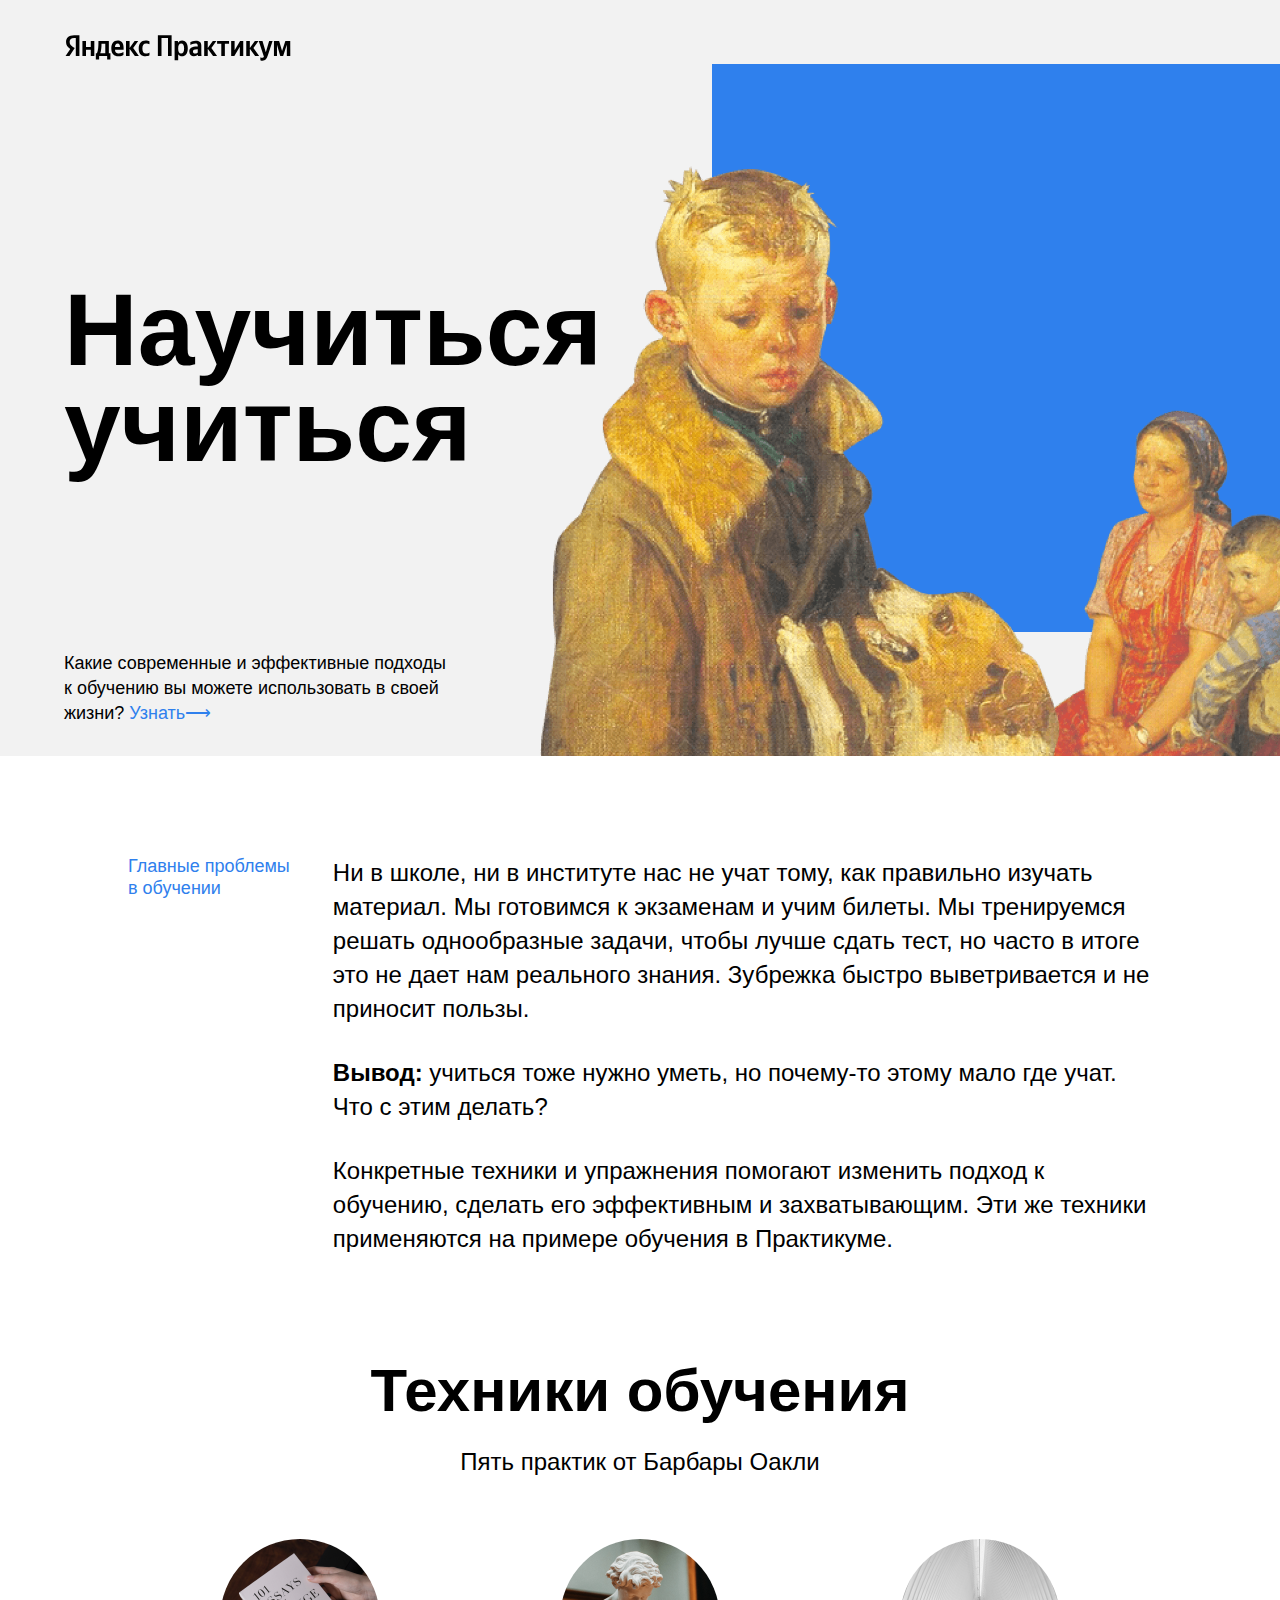
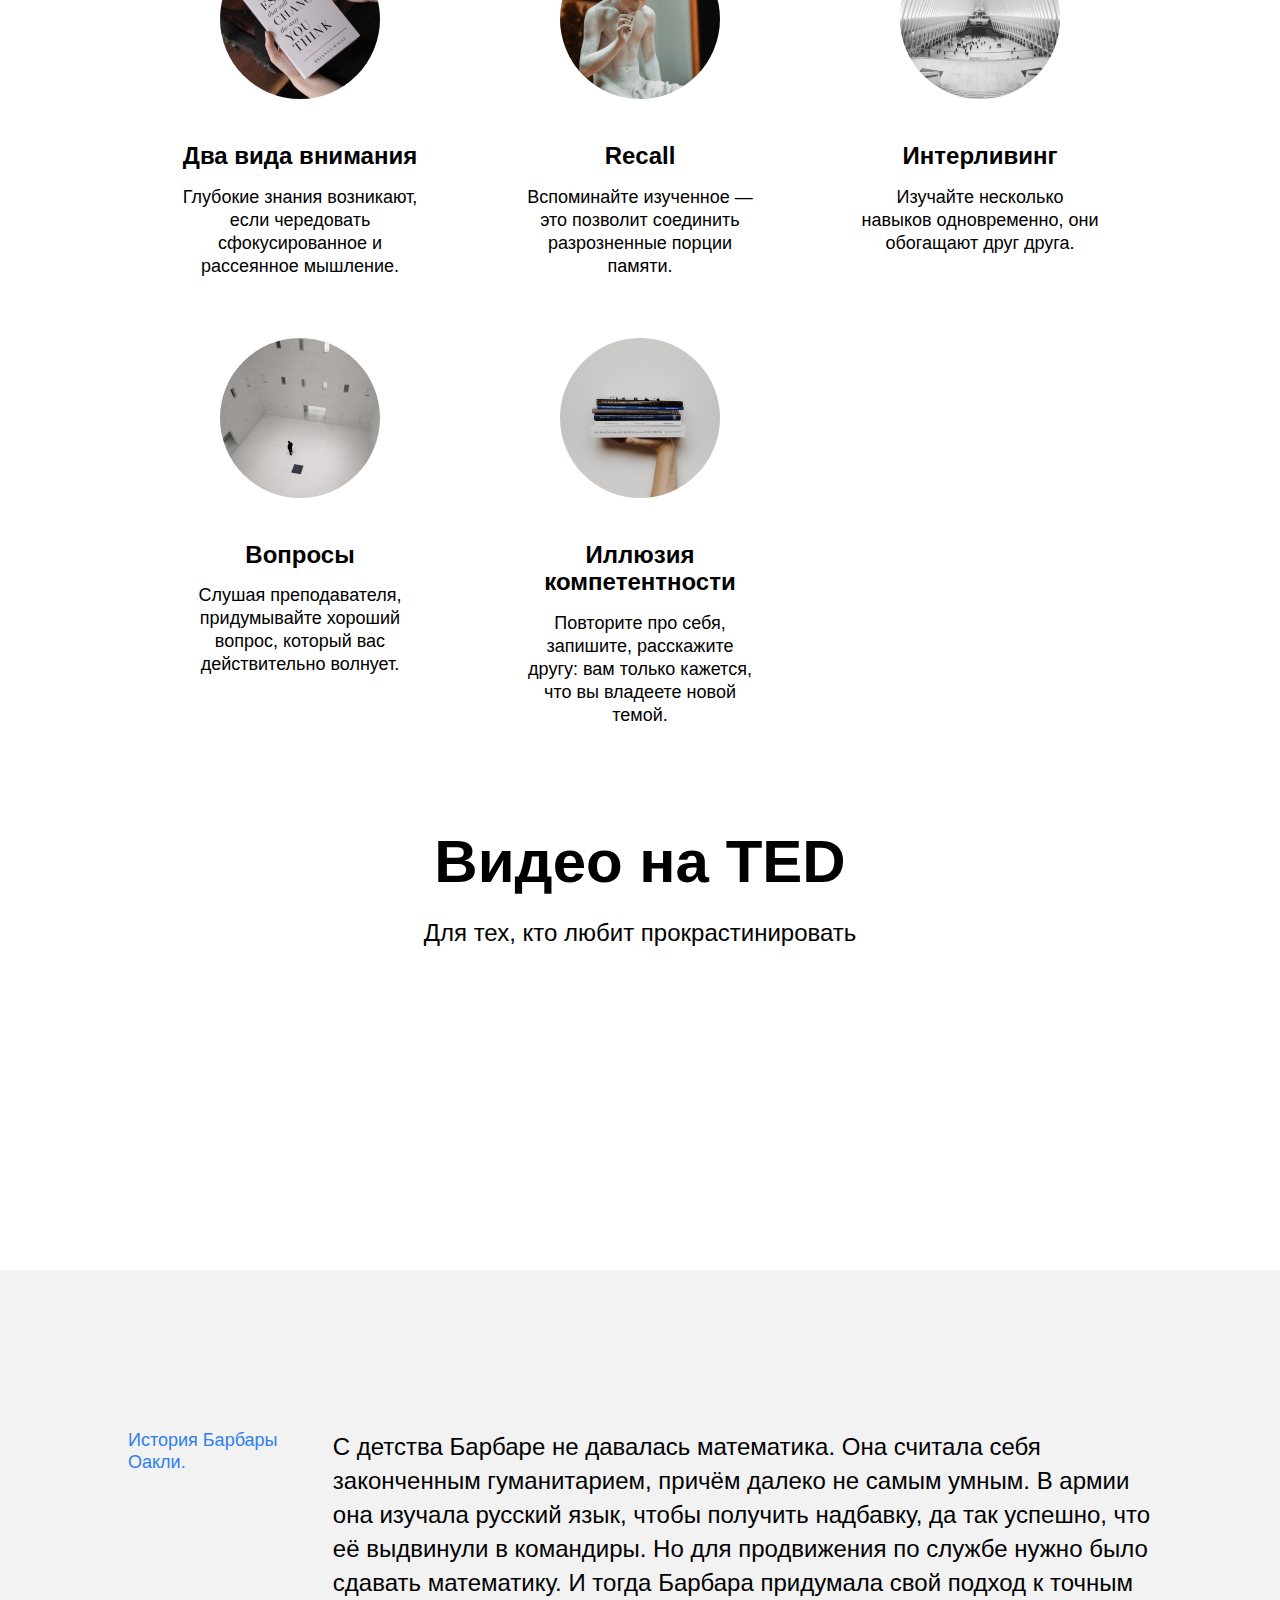
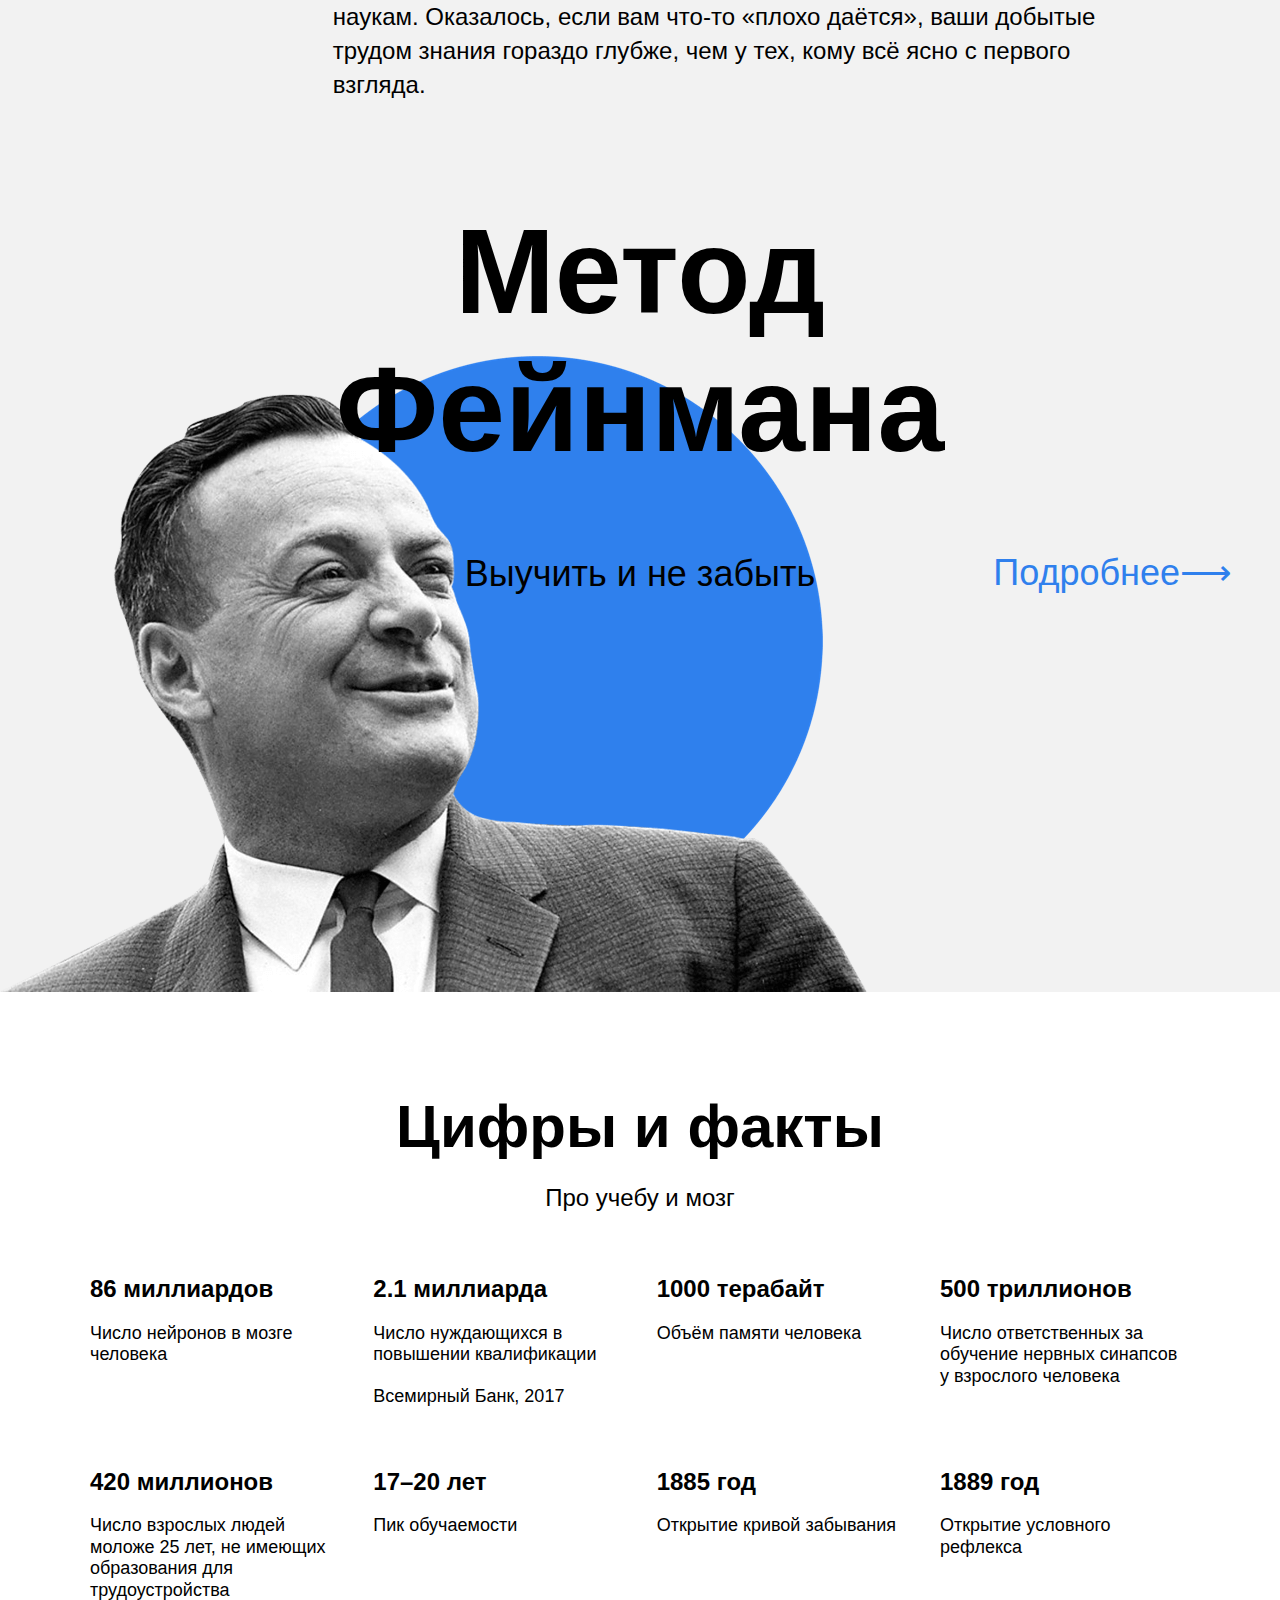
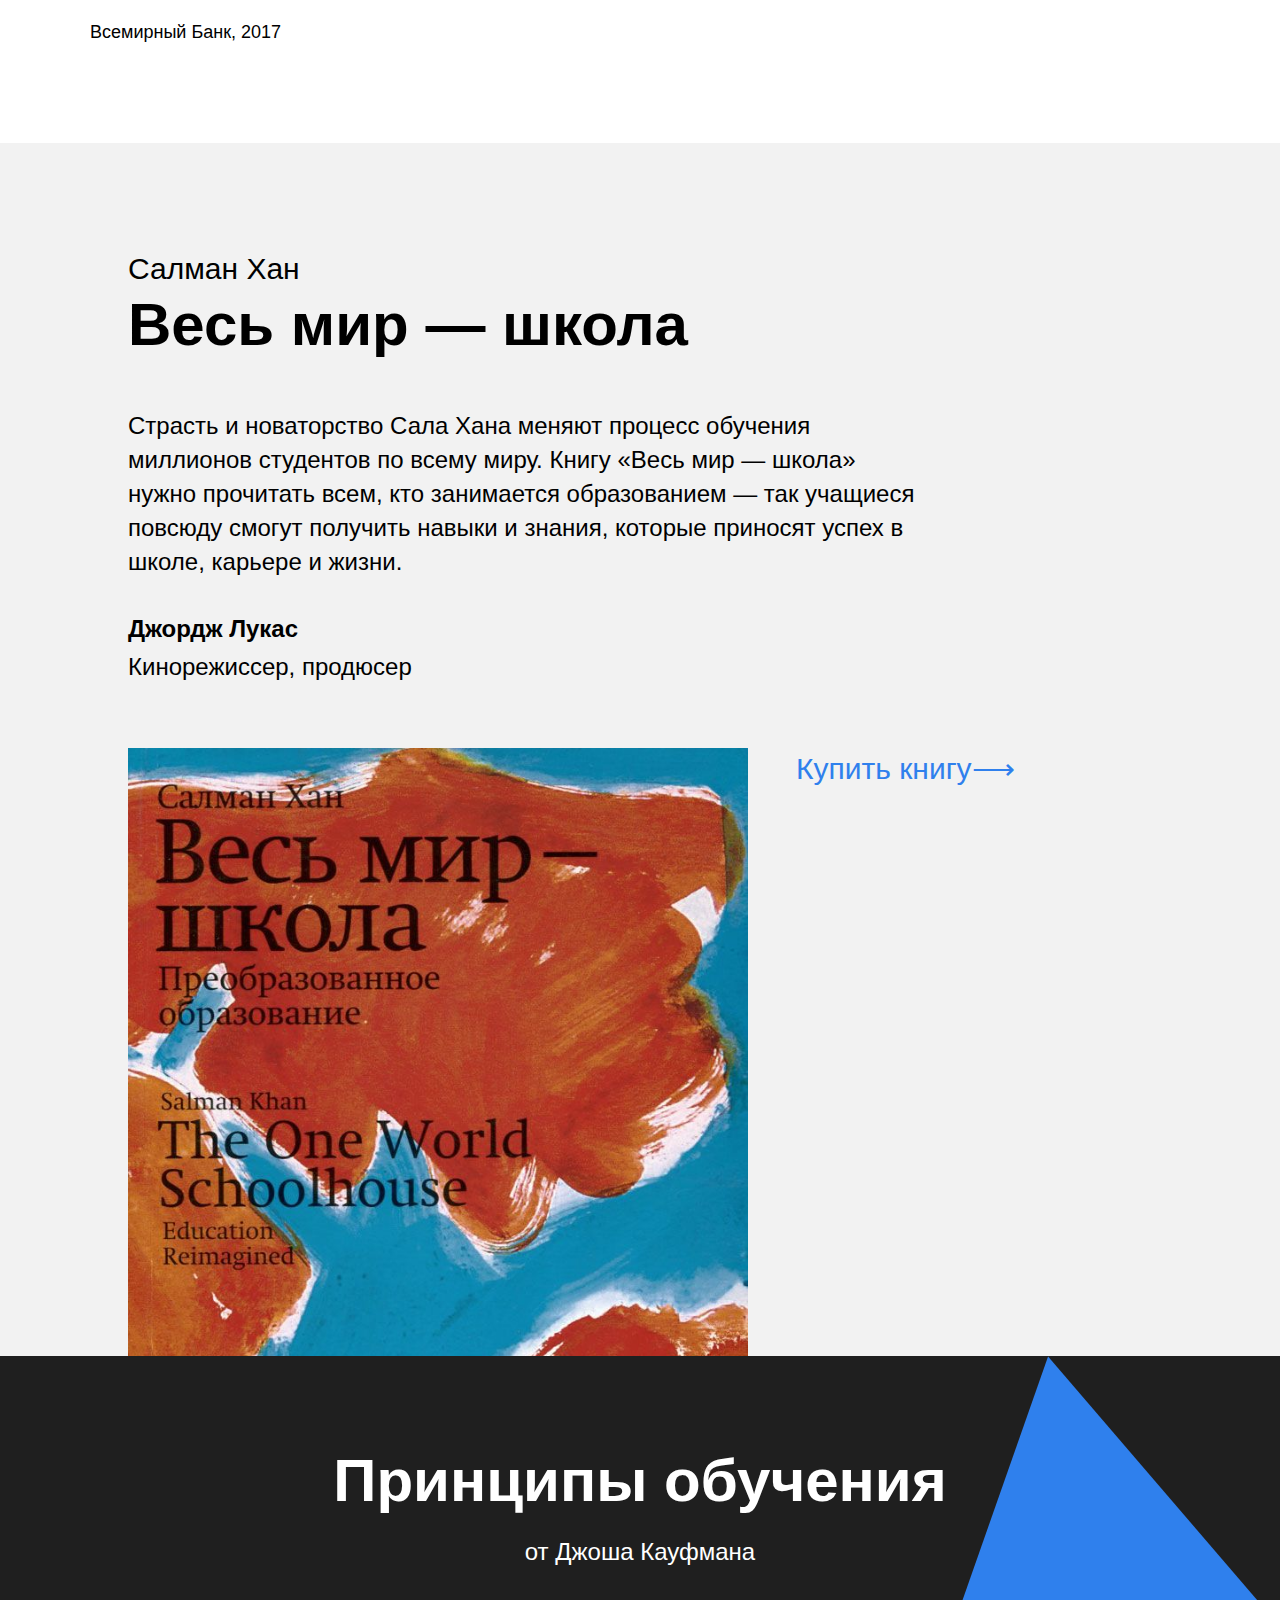
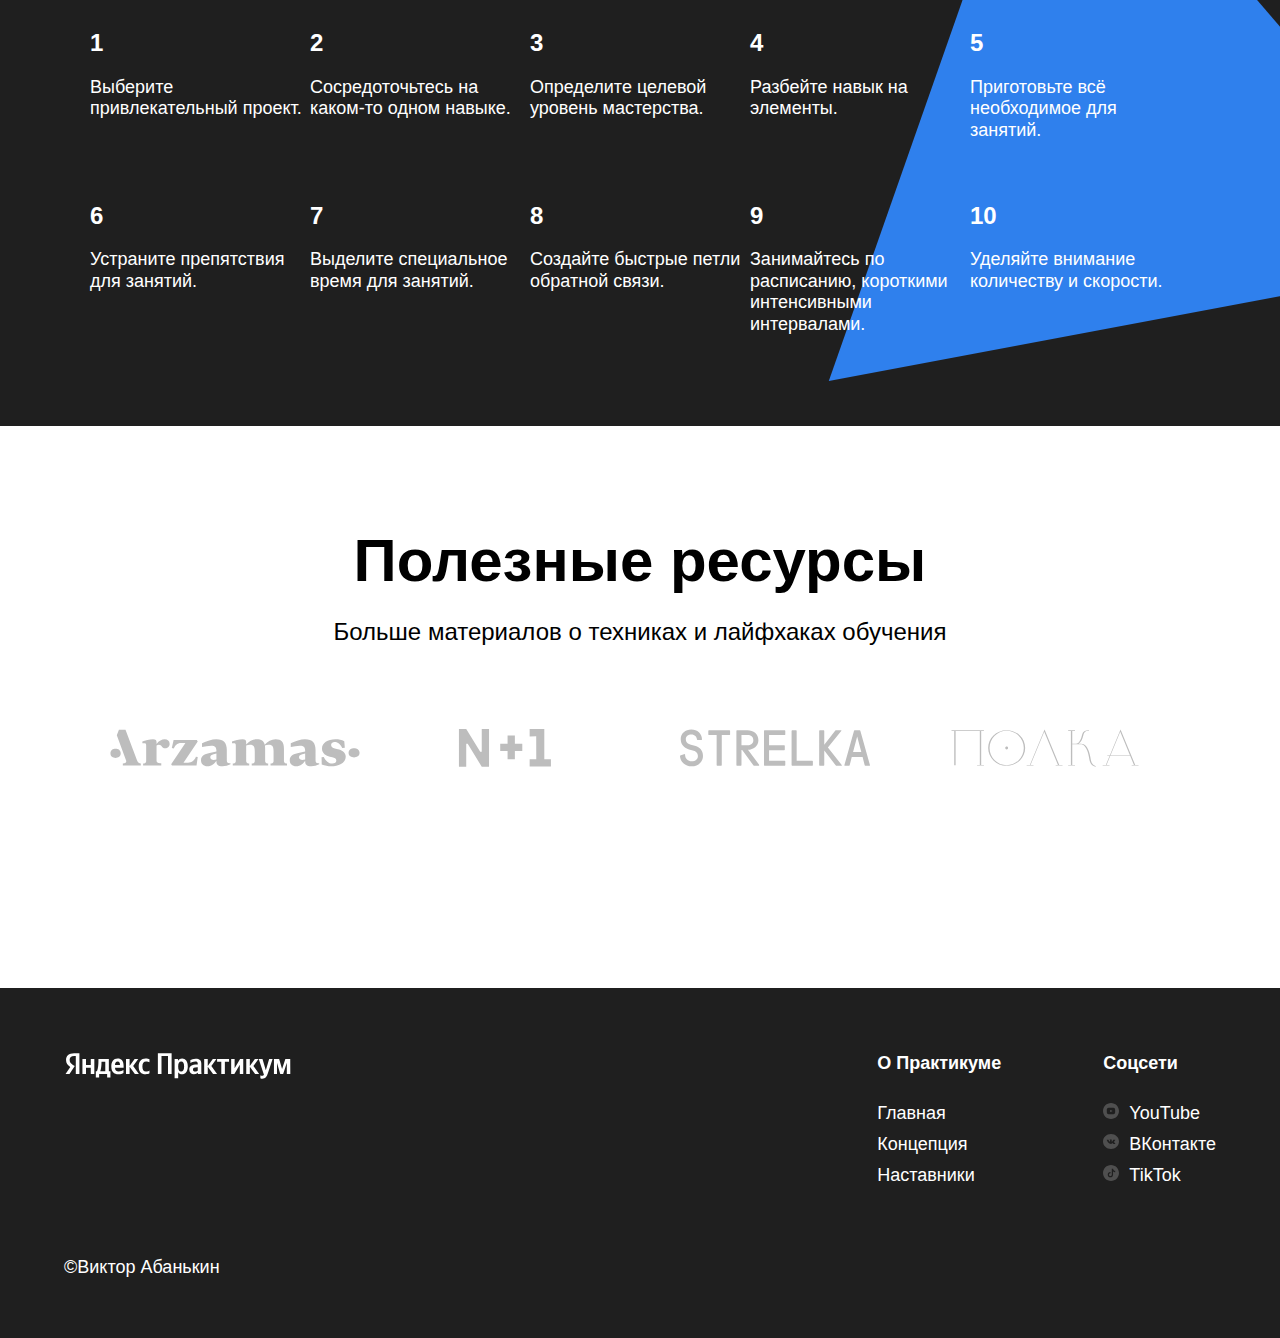
<file: index.html>
<!DOCTYPE html>
<html lang="ru">

<head>
  <meta charset="UTF-8">
  <link rel="stylesheet" href="pages/index.css">
  <meta name="viewport" content="width=device-width, initial-scale=1.0">
  <title>Научиться учиться</title>
</head>

<body>
  <div class="page"><!--вся страница -->
    <header class="header"><!--header -->
      <div class="logo  logo_place_header">
      </div>
      <h1 class="header__title">Научиться учиться
      </h1>
      <p class="header__subtitle">
        Какие современные и эффективные подходы к обучению вы можете использовать в своей жизни?
        <a class="header__link" href="#">Узнать⟶</a>
      </p>
      <img class="header__main-illustration" src="images/header-image.png" alt="Иллюстрация">
      <div class="header__square-pic rotation"></div>
    </header>
    <main class="content">
      <section class="description"> <!--description-->
        <div class="two-columns">
          <h2 class="two-columns__brief">Главные проблемы в обучении</h2>
          <div class="two-columns__main-text">
            <p class="two-columns__paragraph">Ни в школе, ни в институте нас не учат тому, как правильно изучать
              материал. Мы готовимся к экзаменам и учим билеты. Мы тренируемся решать однообразные задачи, чтобы лучше
              сдать тест, но часто в итоге это не дает нам реального знания. Зубрежка быстро выветривается и не приносит
              пользы.
            </p>
            <p class="two-columns__paragraph">
              <span class="two-columns__span-accent">Вывод:</span> учиться тоже нужно уметь, но почему-то этому мало где
              учат. Что с этим делать?
            </p>
            <p class="two-columns__paragraph">Конкретные техники и упражнения помогают изменить подход к обучению,
              сделать его эффективным и захватывающим. Эти же техники применяются на примере обучения в Практикуме.
            </p>
          </div>
        </div>
      </section>
      <!--techniques-->
      <section class="techniques">
        <h2 class="section-title">Техники обучения</h2>
        <h3 class="section-subtitle">Пять практик от Барбары Оакли</h3>
        <div class="cards">
          <div class="cards__item">
            <img class="cards__image" src="images/cards-attention.png" alt="картинка книга">
            <h4 class="cards__title">Два вида внимания</h4>
            <p class="cards__description">Глубокие знания возникают, если чередовать сфокусированное и рассеянное
              мышление.</p>
          </div>
          <div class="cards__item">
            <img class="cards__image" src="images/cards-recall.png" alt="картинка скульптура">
            <h4 class="cards__title">Recall</h4>
            <p class="cards__description">Вспоминайте изученное — это позволит соединить разрозненные порции памяти.</p>
          </div>
          <div class="cards__item">
            <img class="cards__image" src="images/cards-interliving.png" alt="картинка мост">
            <h4 class="cards__title">Интерливинг</h4>
            <p class="cards__description">Изучайте несколько навыков одновременно, они обогащают друг друга.</p>
          </div>
          <div class="cards__item">
            <img class="cards__image" src="images/cards-question.png" alt="картинка зал">
            <h4 class="cards__title">Вопросы</h4>
            <p class="cards__description">Слушая преподавателя, придумывайте хороший вопрос, который вас действительно
              волнует.</p>
          </div>
          <div class="cards__item">
            <img class="cards__image" src="images/cards-competence.png" alt="картинка книги">
            <h4 class="cards__title">Иллюзия компетентности</h4>
            <p class="cards__description">Повторите про себя, запишите, расскажите другу: вам только кажется, что вы
              владеете новой темой.</p>
          </div>
        </div>
      </section>
      <section class="video"><!--video-->
        <h2 class="section-title">Видео на TED</h2>
        <h3 class="section-subtitle">Для тех, кто любит прокрастинировать</h3>
        <div class="video__iframes">
          <iframe class="video__iframe" src="https://www.youtube.com/embed/arj7oStGLkU"
            title="YouTube video player"
            allow="accelerometer; autoplay; clipboard-write; encrypted-media; gyroscope; picture-in-picture; web-share"
            allowfullscreen></iframe>
          <iframe class="video__iframe" src="https://www.youtube.com/embed/5MgBikgcWnY"
            title="YouTube video player"
            allow="accelerometer; autoplay; clipboard-write; encrypted-media; gyroscope; picture-in-picture; web-share"
            allowfullscreen></iframe>
        </div>
      </section>
      <section class="oakley"> <!--oakley-->
        <div class="two-columns">
          <h2 class="two-columns__brief">История Барбары Оакли.</h2>
          <div class="two-columns__main-text">
            <p class="two-columns__paragraph">С детства Барбаре не давалась математика. Она считала себя законченным
              гуманитарием, причём далеко не самым умным. В армии она изучала русский язык, чтобы получить надбавку, да
              так
              успешно, что её выдвинули в командиры. Но для продвижения по службе нужно было сдавать математику. И тогда
              Барбара придумала свой подход к точным наукам. Оказалось, если вам что-то «плохо даётся», ваши добытые
              трудом
              знания гораздо глубже, чем у тех, кому всё ясно с первого взгляда.
            </p>
          </div>
        </div>
      </section>
      <section class="feynman"><!-- Фейнман-->
        <h2 class=" feynman__title">Метод Фейнмана</h2>
        <h3 class="feynman__subtitle">Выучить и не забыть</h3>
        <a class="feynman__link" href="#">Подробнее⟶</a>
      </section>
      <section class="digits"><!--digits-->
        <h2 class="section-title">Цифры и факты</h2>
        <h3 class="section-subtitle">Про учебу и мозг</h3>
        <div class="table">
          <div class="table__cell">
            <h3 class="table__heading">86 миллиардов</h3>
            <p class="table__text">Число нейронов в мозге человека</p>
          </div>
          <div class="table__cell">
            <h3 class="table__heading">2.1 миллиарда</h3>
            <p class="table__text">Число нуждающихся в повышении квалификации</p>
            <p class="table__text">Всемирный Банк, 2017</p>
          </div>
          <div class="table__cell">
            <h3 class="table__heading">1000 терабайт</h3>
            <p class="table__text">Объём памяти человека</p>
          </div>
          <div class="table__cell">
            <h3 class="table__heading">500 триллионов</h3>
            <p class="table__text">Число ответственных за обучение нервных синапсов у взрослого человека</p>
          </div>
          <div class="table__cell">
            <h3 class="table__heading">420 миллионов</h3>
            <p class="table__text">Число взрослых людей моложе 25 лет, не имеющих образования для трудоустройства</p>
            <p class="table__text">Всемирный Банк, 2017</p>
          </div>
          <div class="table__cell">
            <h3 class="table__heading">17–20 лет</h3>
            <p class="table__text">
              Пик обучаемости</p>
          </div>
          <div class="table__cell">
            <h3 class="table__heading">1885 год</h3>
            <p class="table__text">Открытие кривой забывания</p>
          </div>
          <div class="table__cell">
            <h3 class="table__heading">1889 год</h3>
            <p class="table__text">Открытие условного рефлекса</p>
          </div>
        </div>
      </section>
      <section class="khan"><!--khan-->
        <div class="khan__container">
          <p class="khan__author">Салман Хан</p>
          <h2 class="khan__title">Весь мир — школа</h2>
          <p class="khan__quote">Страсть и новаторство Сала Хана меняют процесс обучения миллионов студентов по всему
            миру.
            Книгу «Весь мир — школа» нужно прочитать всем, кто занимается образованием — так учащиеся повсюду смогут
            получить навыки и знания, которые приносят успех в школе, карьере и жизни.</p>
          <p class="khan__quote-author">Джордж Лукас</p>
          <p class="khan__quote-author-subline">Кинорежиссер, продюсер</p>
          <div class="khan__book-container">
            <img class="khan__book-pic" src="images/khan-book.jpg" alt="Обложка книги">
            <a class="khan__buy-link" href="#">Купить книгу⟶</a>
          </div>
        </div>
      </section>
      <section class="kaufman"><!--кауфман -->
        <div class="kaufman__triangle rotation">
        </div>
        <h2 class="section-title section-title_theme_dark">Принципы обучения</h2>
        <h3 class="section-subtitle section-subtitle_theme_dark">от Джоша Кауфмана</h3>
        <div class="table table_theme_dark">
          <div class="table__cell table__cell_theme_dark">
            <h4 class="table__heading table__heading_theme_dark">1</h4>
            <p class="table__text table__text_theme_dark">Выберите привлекательный проект.</p>
          </div>
          <div class="table__cell table__cell_theme_dark">
            <h4 class="table__heading table__heading_theme_dark">2</h4>
            <p class="table__text table__text_theme_dark">Сосредоточьтесь на каком-то одном навыке.</p>
          </div>
          <div class="table__cell table__cell_theme_dark">
            <h4 class="table__heading table__heading_theme_dark">3</h4>
            <p class="table__text table__text_theme_dark">Определите целевой уровень мастерства.</p>
          </div>
          <div class="table__cell table__cell_theme_dark">
            <h4 class="table__heading table__heading_theme_dark">4</h4>
            <p class="table__text table__text_theme_dark">Разбейте навык на элементы.</p>
          </div>
          <div class="table__cell table__cell_theme_dark">
            <h4 class="table__heading table__heading_theme_dark">5</h4>
            <p class="table__text table__text_theme_dark">Приготовьте всё необходимое для занятий.</p>
          </div>
          <div class="table__cell table__cell_theme_dark">
            <h4 class="table__heading table__heading_theme_dark">6</h4>
            <p class="table__text table__text_theme_dark">Устраните препятствия для занятий.</p>
          </div>
          <div class="table__cell table__cell_theme_dark">
            <h4 class="table__heading table__heading_theme_dark">7</h4>
            <p class="table__text table__text_theme_dark">Выделите специальное время для занятий.</p>
          </div>
          <div class="table__cell table__cell_theme_dark">
            <h4 class="table__heading table__heading_theme_dark">8</h4>
            <p class="table__text table__text_theme_dark">Создайте быстрые петли обратной связи.</p>
          </div>
          <div class="table__cell table__cell_theme_dark">
            <h4 class="table__heading table__heading_theme_dark">9</h4>
            <p class="table__text table__text_theme_dark">Занимайтесь по расписанию, короткими интенсивными интервалами.
            </p>
          </div>
          <div class="table__cell table__cell_theme_dark">
            <h4 class="table__heading table__heading_theme_dark">10</h4>
            <p class="table__text table__text_theme_dark">Уделяйте внимание количеству и скорости.</p>
          </div>
        </div>
      </section>
      <section class="resources"><!--resources-->
        <h2 class="section-title">Полезные ресурсы</h2>
        <h3 class="section-subtitle">Больше материалов о техниках и лайфхаках обучения</h3>
        <div class="resources__logo-zone">
          <a class="resources__link" href="#"><img class="resources__logo" src="images/logo/resources-arzamas.svg" alt="Арзамас"></a>
          <a class="resources__link" href="#"><img class="resources__logo" src="images/logo/resources-n1.svg" alt="н плюс один"></a>
          <a class="resources__link" href="#"><img class="resources__logo" src="images/logo/resources-strelka.svg" alt="стрелка"></a>
          <a class="resources__link" href="#"><img class="resources__logo" src="images/logo/resources-polka.svg" alt="полка"></a>
        </div>
      </section>
    </main>
    <footer class="footer"> <!--footer-->
      <div class="footer__columns">
        <div class="footer__column footer__column_content_copyright">
          <div class="logo  logo_place_footer">
          </div>
          <h2 class="footer__author">
            &copy;Виктор Абанькин
          </h2>
        </div>
        <div class="footer__column footer__column_content_info">
          <h3 class="footer__column-heading">
            О Практикуме</h3>
          <nav>
            <ul class="footer__column-links">
              <li><a class="footer__column-link" href="#">Главная</a></li>
              <li><a class="footer__column-link" href="#">Концепция</a></li>
              <li><a class="footer__column-link" href="#">Наставники</a></li>
            </ul>
          </nav>
        </div>
        <div class="footer__column footer__column_content_social">
          <h3 class="footer__column-heading">
            Соцсети
          </h3>
          <ul class="footer__column-links">
            <li>
              <a class="footer__column-link" href="#"><img class="footer__social-icon" src="images/youtube-icon.svg"
                  alt="Ютуб">YouTube</a>
            </li>
            <li>
              <a class="footer__column-link" href="#"><img class="footer__social-icon" src="images/vk_color_white.svg"
                  alt="Вконтакте">ВКонтакте</a>
            </li>
            <li>
              <a class="footer__column-link" href="#"><img class="footer__social-icon" src="images/tiktok-icon.svg"
                  alt="Тикток">TikTok</a>
            </li>
          </ul>
        </div>
      </div>
    </footer>
  </div>
</body>

</html>
</file>
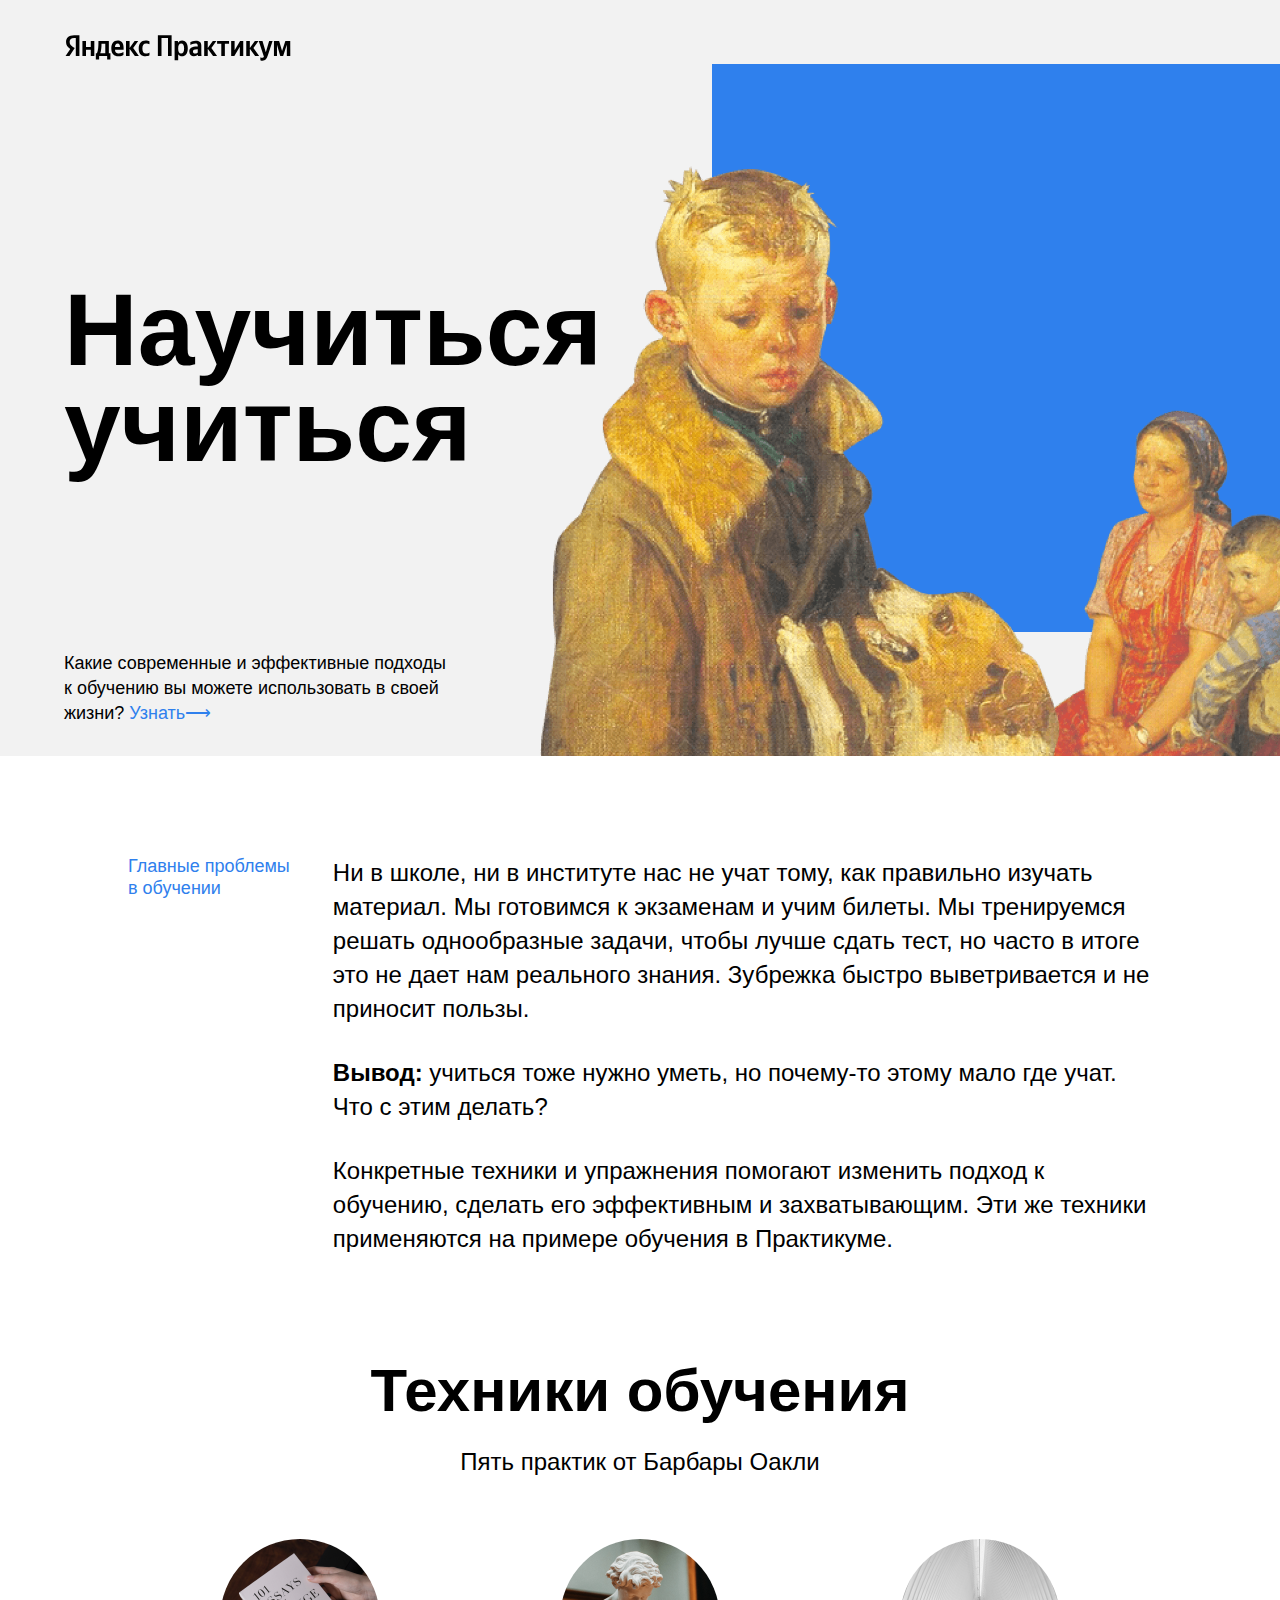
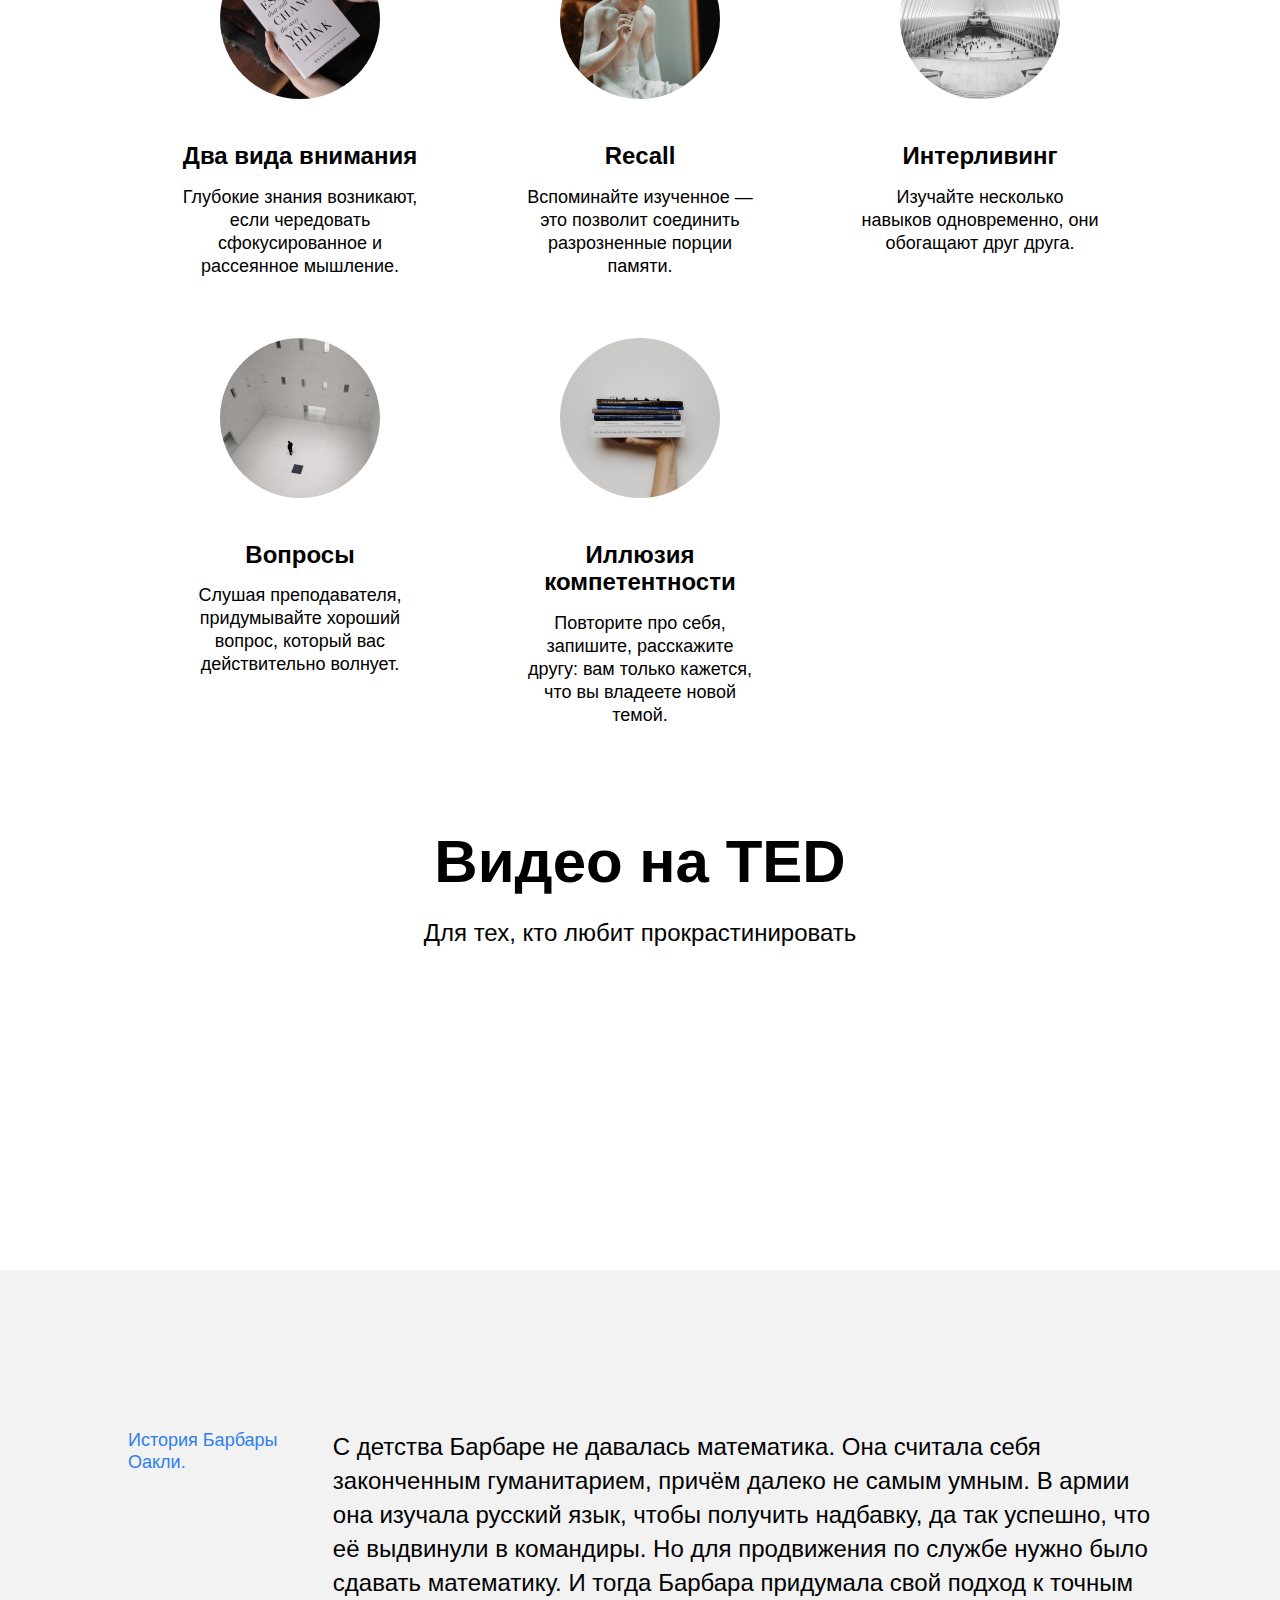
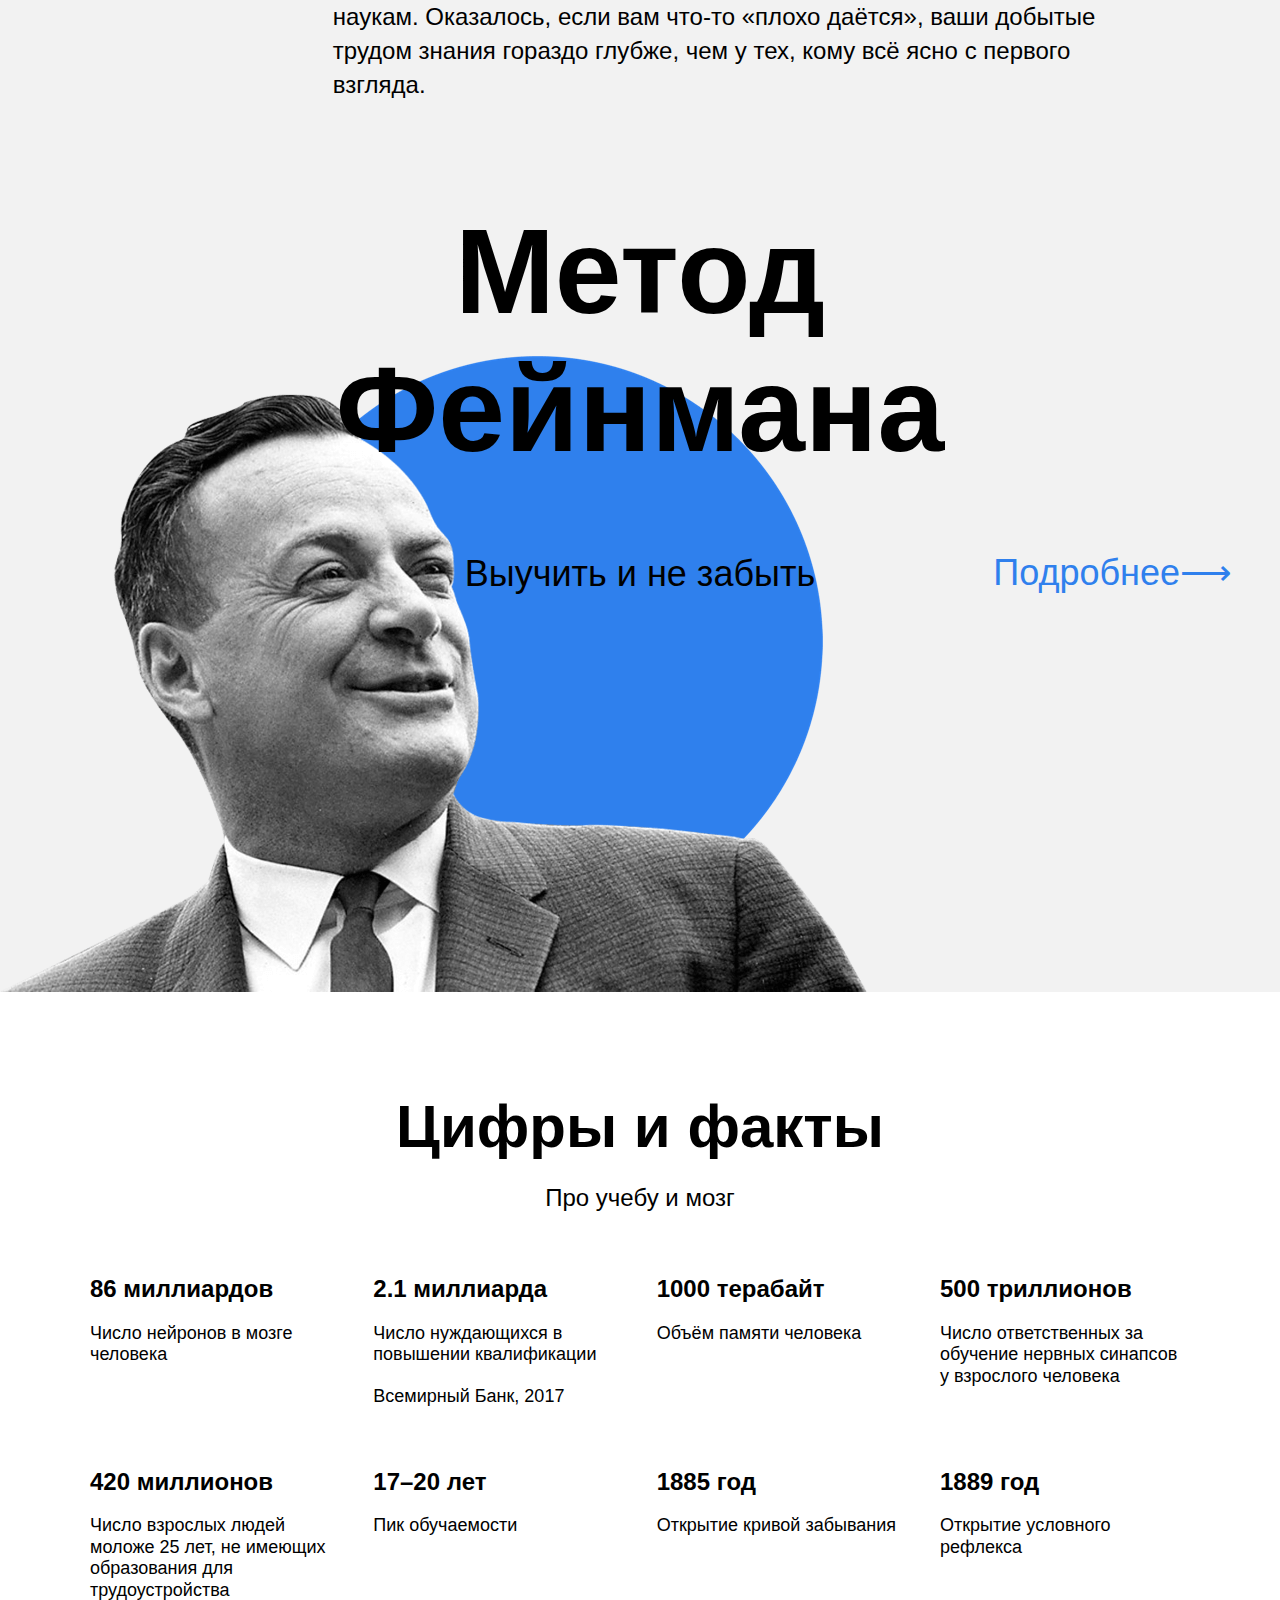
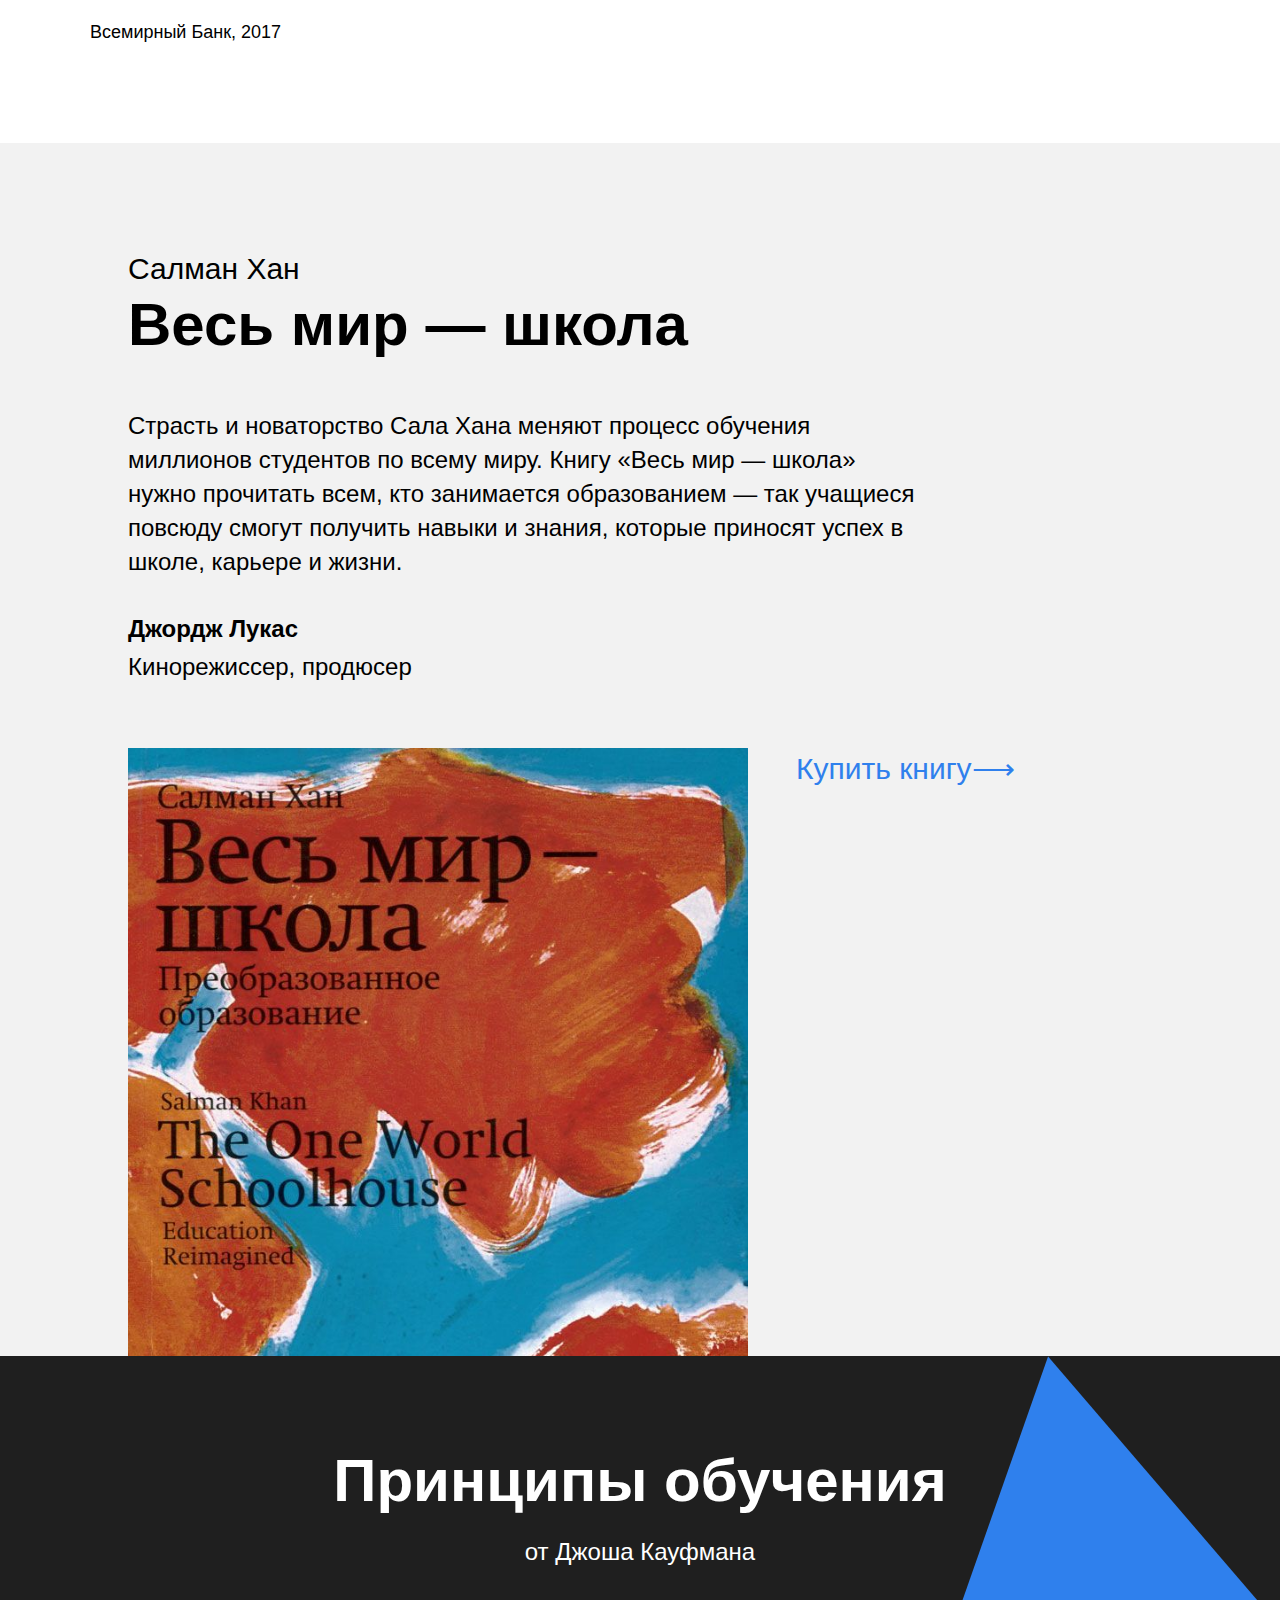
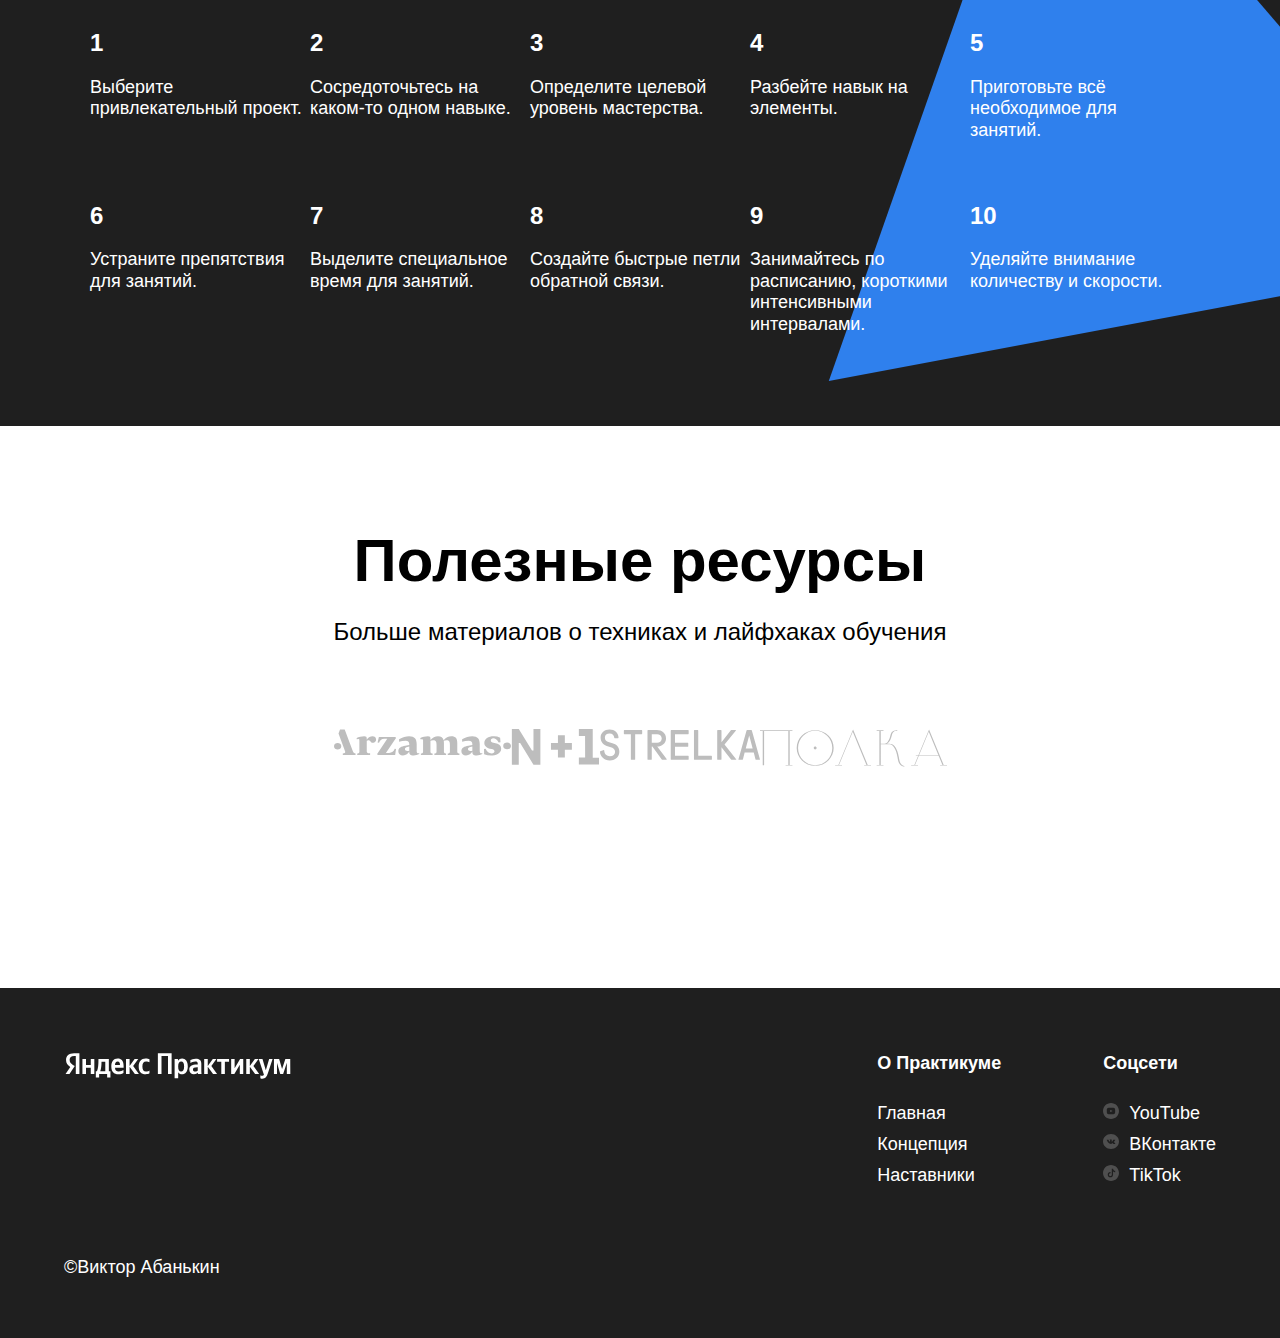
<file: pages/index.html>
<!DOCTYPE html>
<html lang="ru">

<head>
  <meta charset="UTF-8">
  <link rel="stylesheet" href="../styles/index.css">
  <meta name="viewport" content="width=device-width, initial-scale=1.0">
  <title>Научиться учиться</title>
</head>

<body>
  <div class="page"><!--вся страница -->
    <header class="header"><!--header -->
      <div class="logo  logo_place_header">
      </div>
      <h1 class="header__title">Научиться учиться
      </h1>
      <p class="header__subtitle">
        Какие современные и эффективные подходы к обучению вы можете использовать в своей жизни?
        <a class="header__link" href="#">Узнать⟶</a>
      </p>
      <img class="header__main-illustration" src="../images/header-image.png" alt="Иллюстрация">
      <div class="header__square-pic rotation"></div>
    </header>
    <main class="content">
      <section class="description"> <!--description-->
        <div class="two-columns">
          <h2 class="two-columns__brief">Главные проблемы в обучении</h2>
          <div class="two-columns__main-text">
            <p class="two-columns__paragraph">Ни в школе, ни в институте нас не учат тому, как правильно изучать
              материал. Мы готовимся к экзаменам и учим билеты. Мы тренируемся решать однообразные задачи, чтобы лучше
              сдать тест, но часто в итоге это не дает нам реального знания. Зубрежка быстро выветривается и не приносит
              пользы.
            </p>
            <p class="two-columns__paragraph">
              <span class="two-columns__span-accent">Вывод:</span> учиться тоже нужно уметь, но почему-то этому мало где
              учат. Что с этим делать?
            </p>
            <p class="two-columns__paragraph">Конкретные техники и упражнения помогают изменить подход к обучению,
              сделать его эффективным и захватывающим. Эти же техники применяются на примере обучения в Практикуме.
            </p>
          </div>
        </div>
      </section>
      <!--techniques-->
      <section class="techniques">
        <h2 class="section-title">Техники обучения</h2>
        <h3 class="section-subtitle">Пять практик от Барбары Оакли</h3>
        <div class="cards">
          <div class="cards__item">
            <img class="cards__image" src="../images/cards-attention.png" alt="картинка книга">
            <h4 class="cards__title">Два вида внимания</h4>
            <p class="cards__description">Глубокие знания возникают, если чередовать сфокусированное и рассеянное
              мышление.</p>
          </div>
          <div class="cards__item">
            <img class="cards__image" src="../images/cards-recall.png" alt="картинка скульптура">
            <h4 class="cards__title">Recall</h4>
            <p class="cards__description">Вспоминайте изученное — это позволит соединить разрозненные порции памяти.</p>
          </div>
          <div class="cards__item">
            <img class="cards__image" src="../images/cards-interliving.png" alt="картинка мост">
            <h4 class="cards__title">Интерливинг</h4>
            <p class="cards__description">Изучайте несколько навыков одновременно, они обогащают друг друга.</p>
          </div>
          <div class="cards__item">
            <img class="cards__image" src="../images/cards-question.png" alt="картинка зал">
            <h4 class="cards__title">Вопросы</h4>
            <p class="cards__description">Слушая преподавателя, придумывайте хороший вопрос, который вас действительно
              волнует.</p>
          </div>
          <div class="cards__item">
            <img class="cards__image" src="../images/cards-competence.png" alt="картинка книги">
            <h4 class="cards__title">Иллюзия компетентности</h4>
            <p class="cards__description">Повторите про себя, запишите, расскажите другу: вам только кажется, что вы
              владеете новой темой.</p>
          </div>
        </div>
      </section>
      <section class="video"><!--video-->
        <h2 class="section-title">Видео на TED</h2>
        <h3 class="section-subtitle">Для тех, кто любит прокрастинировать</h3>
        <div class="video__iframes">
          <iframe class="video__iframe" src="https://www.youtube.com/embed/arj7oStGLkU"
            title="YouTube video player"
            allow="accelerometer; autoplay; clipboard-write; encrypted-media; gyroscope; picture-in-picture; web-share"
            allowfullscreen></iframe>
          <iframe class="video__iframe" src="https://www.youtube.com/embed/5MgBikgcWnY"
            title="YouTube video player"
            allow="accelerometer; autoplay; clipboard-write; encrypted-media; gyroscope; picture-in-picture; web-share"
            allowfullscreen></iframe>
        </div>
      </section>
      <section class="oakley"> <!--oakley-->
        <div class="two-columns">
          <h2 class="two-columns__brief">История Барбары Оакли.</h2>
          <div class="two-columns__main-text">
            <p class="two-columns__paragraph">С детства Барбаре не давалась математика. Она считала себя законченным
              гуманитарием, причём далеко не самым умным. В армии она изучала русский язык, чтобы получить надбавку, да
              так
              успешно, что её выдвинули в командиры. Но для продвижения по службе нужно было сдавать математику. И тогда
              Барбара придумала свой подход к точным наукам. Оказалось, если вам что-то «плохо даётся», ваши добытые
              трудом
              знания гораздо глубже, чем у тех, кому всё ясно с первого взгляда.
            </p>
          </div>
        </div>
      </section>
      <section class="feynman"><!-- Фейнман-->
        <h2 class=" feynman__title">Метод Фейнмана</h2>
        <h3 class="feynman__subtitle">Выучить и не забыть</h3>
        <a class="feynman__link" href="#">Подробнее⟶</a>
      </section>
      <section class="digits"><!--digits-->
        <h2 class="section-title">Цифры и факты</h2>
        <h3 class="section-subtitle">Про учебу и мозг</h3>
        <div class="table">
          <div class="table__cell">
            <h3 class="table__heading">86 миллиардов</h3>
            <p class="table__text">Число нейронов в мозге человека</p>
          </div>
          <div class="table__cell">
            <h3 class="table__heading">2.1 миллиарда</h3>
            <p class="table__text">Число нуждающихся в повышении квалификации</p>
            <p class="table__text">Всемирный Банк, 2017</p>
          </div>
          <div class="table__cell">
            <h3 class="table__heading">1000 терабайт</h3>
            <p class="table__text">Объём памяти человека</p>
          </div>
          <div class="table__cell">
            <h3 class="table__heading">500 триллионов</h3>
            <p class="table__text">Число ответственных за обучение нервных синапсов у взрослого человека</p>
          </div>
          <div class="table__cell">
            <h3 class="table__heading">420 миллионов</h3>
            <p class="table__text">Число взрослых людей моложе 25 лет, не имеющих образования для трудоустройства</p>
            <p class="table__text">Всемирный Банк, 2017</p>
          </div>
          <div class="table__cell">
            <h3 class="table__heading">17–20 лет</h3>
            <p class="table__text">
              Пик обучаемости</p>
          </div>
          <div class="table__cell">
            <h3 class="table__heading">1885 год</h3>
            <p class="table__text">Открытие кривой забывания</p>
          </div>
          <div class="table__cell">
            <h3 class="table__heading">1889 год</h3>
            <p class="table__text">Открытие условного рефлекса</p>
          </div>
        </div>
      </section>
      <section class="khan"><!--khan-->
        <div class="khan__container">
          <p class="khan__author">Салман Хан</p>
          <h2 class="khan__title">Весь мир — школа</h2>
          <p class="khan__quote">Страсть и новаторство Сала Хана меняют процесс обучения миллионов студентов по всему
            миру.
            Книгу «Весь мир — школа» нужно прочитать всем, кто занимается образованием — так учащиеся повсюду смогут
            получить навыки и знания, которые приносят успех в школе, карьере и жизни.</p>
          <p class="khan__quote-author">Джордж Лукас</p>
          <p class="khan__quote-author-subline">Кинорежиссер, продюсер</p>
          <div class="khan__book-container">
            <img class="khan__book-pic" src="../images/khan-book.jpg" alt="Обложка книги">
            <a class="khan__buy-link" href="#">Купить книгу⟶</a>
          </div>
        </div>
      </section>
      <section class="kaufman"><!--кауфман -->
        <div class="kaufman__triangle rotation">
        </div>
        <h2 class="section-title section-title_theme_dark">Принципы обучения</h2>
        <h3 class="section-subtitle section-subtitle_theme_dark">от Джоша Кауфмана</h3>
        <div class="table table_theme_dark">
          <div class="table__cell table__cell_theme_dark">
            <h4 class="table__heading table__heading_theme_dark">1</h4>
            <p class="table__text table__text_theme_dark">Выберите привлекательный проект.</p>
          </div>
          <div class="table__cell table__cell_theme_dark">
            <h4 class="table__heading table__heading_theme_dark">2</h4>
            <p class="table__text table__text_theme_dark">Сосредоточьтесь на каком-то одном навыке.</p>
          </div>
          <div class="table__cell table__cell_theme_dark">
            <h4 class="table__heading table__heading_theme_dark">3</h4>
            <p class="table__text table__text_theme_dark">Определите целевой уровень мастерства.</p>
          </div>
          <div class="table__cell table__cell_theme_dark">
            <h4 class="table__heading table__heading_theme_dark">4</h4>
            <p class="table__text table__text_theme_dark">Разбейте навык на элементы.</p>
          </div>
          <div class="table__cell table__cell_theme_dark">
            <h4 class="table__heading table__heading_theme_dark">5</h4>
            <p class="table__text table__text_theme_dark">Приготовьте всё необходимое для занятий.</p>
          </div>
          <div class="table__cell table__cell_theme_dark">
            <h4 class="table__heading table__heading_theme_dark">6</h4>
            <p class="table__text table__text_theme_dark">Устраните препятствия для занятий.</p>
          </div>
          <div class="table__cell table__cell_theme_dark">
            <h4 class="table__heading table__heading_theme_dark">7</h4>
            <p class="table__text table__text_theme_dark">Выделите специальное время для занятий.</p>
          </div>
          <div class="table__cell table__cell_theme_dark">
            <h4 class="table__heading table__heading_theme_dark">8</h4>
            <p class="table__text table__text_theme_dark">Создайте быстрые петли обратной связи.</p>
          </div>
          <div class="table__cell table__cell_theme_dark">
            <h4 class="table__heading table__heading_theme_dark">9</h4>
            <p class="table__text table__text_theme_dark">Занимайтесь по расписанию, короткими интенсивными интервалами.
            </p>
          </div>
          <div class="table__cell table__cell_theme_dark">
            <h4 class="table__heading table__heading_theme_dark">10</h4>
            <p class="table__text table__text_theme_dark">Уделяйте внимание количеству и скорости.</p>
          </div>
        </div>
      </section>
      <section class="resources"><!--resources-->
        <h2 class="section-title">Полезные ресурсы</h2>
        <h3 class="section-subtitle">Больше материалов о техниках и лайфхаках обучения</h3>
        <div class="resources__logo-zone">
          <a class="resources__link" href="#"><img src="../images/logo/resources-arzamas.svg" alt="Арзамас"></a>
          <a class="resources__link" href="#"><img src="../images/logo/resources-n1.svg" alt="н плюс один"></a>
          <a class="resources__link" href="#"><img src="../images/logo/resources-strelka.svg" alt="стрелка"></a>
          <a class="resources__link" href="#"><img src="../images/logo/resources-polka.svg" alt="полка"></a>
        </div>
      </section>
    </main>
    <footer class="footer"> <!--footer-->
      <div class="footer__columns">
        <div class="footer__column footer__column_content_copyright">
          <div class="logo  logo_place_footer">
          </div>
          <h2 class="footer__author">
            &copy;Виктор Абанькин
          </h2>
        </div>
        <div class="footer__column footer__column_content_info">
          <h3 class="footer__column-heading">
            О Практикуме</h3>
          <nav>
            <ul class="footer__column-links">
              <li><a class="footer__column-link" href="#">Главная</a></li>
              <li><a class="footer__column-link" href="#">Концепция</a></li>
              <li><a class="footer__column-link" href="#">Наставники</a></li>
            </ul>
          </nav>
        </div>
        <div class="footer__column footer__column_content_social">
          <h3 class="footer__column-heading">
            Соцсети
          </h3>
          <ul class="footer__column-links">
            <li>
              <a class="footer__column-link" href="#"><img class="footer__social-icon" src="../images/youtube-icon.svg"
                  alt="Ютуб">YouTube</a>
            </li>
            <li>
              <a class="footer__column-link" href="#"><img class="footer__social-icon" src="../images/vk_color_white.svg"
                  alt="Вконтакте">ВКонтакте</a>
            </li>
            <li>
              <a class="footer__column-link" href="#"><img class="footer__social-icon" src="../images/tiktok-icon.svg"
                  alt="Тикток">TikTok</a>
            </li>
          </ul>
        </div>
      </div>
    </footer>
  </div>
</body>

</html>
</file>
<file: pages/index.css>
@import "../vendor/normalize.css";
@import "../blocks/cards/__description/cards__description.css";
@import "../blocks/cards/__image/cards__image.css";
@import "../blocks/cards/__item/cards__item.css";
@import "../blocks/cards/cards.css";
@import "../blocks/cards/__title/cards__title.css";
@import "../blocks/description/description.css";
@import "../blocks/digits/digits.css";
@import "../blocks/feynman/__link/feynman__link.css";
@import "../blocks/feynman/__subtitle/feynman__subtitle.css";
@import "../blocks/feynman/__title/feynman__title.css";
@import "../blocks/feynman/feynman.css";
@import "../blocks/footer/__author/footer__author.css";
@import "../blocks/footer/__column/_content/footer__column_content_copyright.css";
@import "../blocks/footer/__column/_content/footer__column_content_info.css";
@import "../blocks/footer/__column/_content/footer__column_content_social.css";
@import "../blocks/footer/__column/footer__column.css";
@import "../blocks/footer/__column-heading/footer__column-heading.css";
@import "../blocks/footer/__column-link/footer__column-link.css";
@import "../blocks/footer/__column-links/footer__column-links.css";
@import "../blocks/footer/__columns/footer__columns.css";
@import "../blocks/footer/__social-icon/footer__social-icon.css";
@import "../blocks/footer/footer.css";
@import "../blocks/header/__link/header__link.css";
@import "../blocks/header/__main-illustration/header__main-illustration.css";
@import "../blocks/header/__square-pic/header__square-pic.css";
@import "../blocks/header/__subtitle/header__subtitle.css";
@import "../blocks/header/__title/header__title.css";
@import "../blocks/header/header.css";
@import "../blocks/kaufman/__triangle/kaufman__triangle.css";
@import "../blocks/kaufman/kaufman.css";
@import "../blocks/khan/__author/khan__author.css";
@import "../blocks/khan/__book-container/khan__book-container.css";
@import "../blocks/khan/__book-pic/khan__book-pic.css";
@import "../blocks/khan/__buy-link/khan__buy-link.css";
@import "../blocks/khan/__container/khan__container.css";
@import "../blocks/khan/__quote/khan__quote.css";
@import "../blocks/khan/__quote-author/khan__quote-author.css";
@import "../blocks/khan/__quote-author-subline/khan__quote-author-subline.css";
@import "../blocks/khan/__title/khan__title.css";
@import "../blocks/khan/khan.css";
@import "../blocks/logo/_place/logo_place_footer.css";
@import "../blocks/logo/_place/logo_place_header.css";
@import "../blocks/logo/logo.css";
@import "../blocks/oakley/oakley.css";
@import "../blocks/page/page.css";
@import "../blocks/resources/__link/resources__link.css";
@import "../blocks/resources/__logo/resources__logo.css";
@import "../blocks/resources/__logo-zone/resources__logo-zone.css";
@import "../blocks/resources/resources.css";
@import "../blocks/section-subtitle/_theme/section-subtitle_theme_dark.css";
@import "../blocks/section-subtitle/section-subtitle.css";
@import "../blocks/section-title/_theme/section-title_theme_dark.css";
@import "../blocks/section-title/section-title.css";
@import "../blocks/table/__cell/_theme/table__cell_theme_dark.css";
@import "../blocks/table/__cell/table__cell.css";
@import "../blocks/table/__heading/_theme/table__heading_theme_dark.css";
@import "../blocks/table/__heading/table__heading.css";
@import "../blocks/table/__text/_theme/table__text_theme_dark.css";
@import "../blocks/table/__text/table__text.css";
@import "../blocks/table/_theme/table_theme_dark.css";
@import "../blocks/table/table.css";
@import "../blocks/techniques/techniques.css";
@import "../blocks/two-columns/__brief/two-columns__brief.css";
@import "../blocks/two-columns/__main-text/two-columns__main-text.css";
@import "../blocks/two-columns/__paragraph/two-columns__paragraph.css";
@import "../blocks/two-columns/__span-accent/two-columns__span-accent.css";
@import "../blocks/two-columns/two-columns.css";
@import "../blocks/video/__iframe/video__iframe.css";
@import "../blocks/video/__iframes/video__iframes.css";
@import "../blocks/video/video.css";
@import "../blocks/rotation/rotation.css";
</file>
<file: styles/index.css>
@import "../vendor/normalize.css";
@import "../blocks/cards/__description/cards__description.css";
@import "../blocks/cards/__image/cards__image.css";
@import "../blocks/cards/__item/cards__item.css";
@import "../blocks/cards/cards.css";
@import "../blocks/cards/__title/cards__title.css";
@import "../blocks/description/description.css";
@import "../blocks/digits/digits.css";
@import "../blocks/feynman/__link/feynman__link.css";
@import "../blocks/feynman/__subtitle/feynman__subtitle.css";
@import "../blocks/feynman/__title/feynman__title.css";
@import "../blocks/feynman/feynman.css";
@import "../blocks/footer/__author/footer__author.css";
@import "../blocks/footer/__column/_content/footer__column_content_copyright.css";
@import "../blocks/footer/__column/_content/footer__column_content_info.css";
@import "../blocks/footer/__column/_content/footer__column_content_social.css";
@import "../blocks/footer/__column/footer__column.css";
@import "../blocks/footer/__column-heading/footer__column-heading.css";
@import "../blocks/footer/__column-link/footer__column-link.css";
@import "../blocks/footer/__column-links/footer__column-links.css";
@import "../blocks/footer/__columns/footer__columns.css";
@import "../blocks/footer/__social-icon/footer__social-icon.css";
@import "../blocks/footer/footer.css";
@import "../blocks/header/__link/header__link.css";
@import "../blocks/header/__main-illustration/header__main-illustration.css";
@import "../blocks/header/__square-pic/header__square-pic.css";
@import "../blocks/header/__subtitle/header__subtitle.css";
@import "../blocks/header/__title/header__title.css";
@import "../blocks/header/header.css";
@import "../blocks/kaufman/__triangle/kaufman__triangle.css";
@import "../blocks/kaufman/kaufman.css";
@import "../blocks/khan/__author/khan__author.css";
@import "../blocks/khan/__book-container/khan__book-container.css";
@import "../blocks/khan/__book-pic/khan__book-pic.css";
@import "../blocks/khan/__buy-link/khan__buy-link.css";
@import "../blocks/khan/__container/khan__container.css";
@import "../blocks/khan/__quote/khan__quote.css";
@import "../blocks/khan/__quote-author/khan__quote-author.css";
@import "../blocks/khan/__quote-author-subline/khan__quote-author-subline.css";
@import "../blocks/khan/__title/khan__title.css";
@import "../blocks/khan/khan.css";
@import "../blocks/logo/_place/logo_place_footer.css";
@import "../blocks/logo/_place/logo_place_header.css";
@import "../blocks/logo/logo.css";
@import "../blocks/oakley/oakley.css";
@import "../blocks/page/page.css";
@import "../blocks/resources/__link/resources__link.css";
@import "../blocks/resources/__logo-zone/resources__logo-zone.css";
@import "../blocks/resources/resources.css";
@import "../blocks/section-subtitle/_theme/section-subtitle_theme_dark.css";
@import "../blocks/section-subtitle/section-subtitle.css";
@import "../blocks/section-title/_theme/section-title_theme_dark.css";
@import "../blocks/section-title/section-title.css";
@import "../blocks/table/__cell/_theme/table__cell_theme_dark.css";
@import "../blocks/table/__cell/table__cell.css";
@import "../blocks/table/__heading/_theme/table__heading_theme_dark.css";
@import "../blocks/table/__heading/table__heading.css";
@import "../blocks/table/__text/_theme/table__text_theme_dark.css";
@import "../blocks/table/__text/table__text.css";
@import "../blocks/table/_theme/table_theme_dark.css";
@import "../blocks/table/table.css";
@import "../blocks/techniques/techniques.css";
@import "../blocks/two-columns/__brief/two-columns__brief.css";
@import "../blocks/two-columns/__main-text/two-columns__main-text.css";
@import "../blocks/two-columns/__paragraph/two-columns__paragraph.css";
@import "../blocks/two-columns/__span-accent/two-columns__span-accent.css";
@import "../blocks/two-columns/two-columns.css";
@import "../blocks/video/__iframe/video__iframe.css";
@import "../blocks/video/__iframes/video__iframes.css";
@import "../blocks/video/video.css";
@import "../blocks/animations/rotation/rotation.css";
</file>
